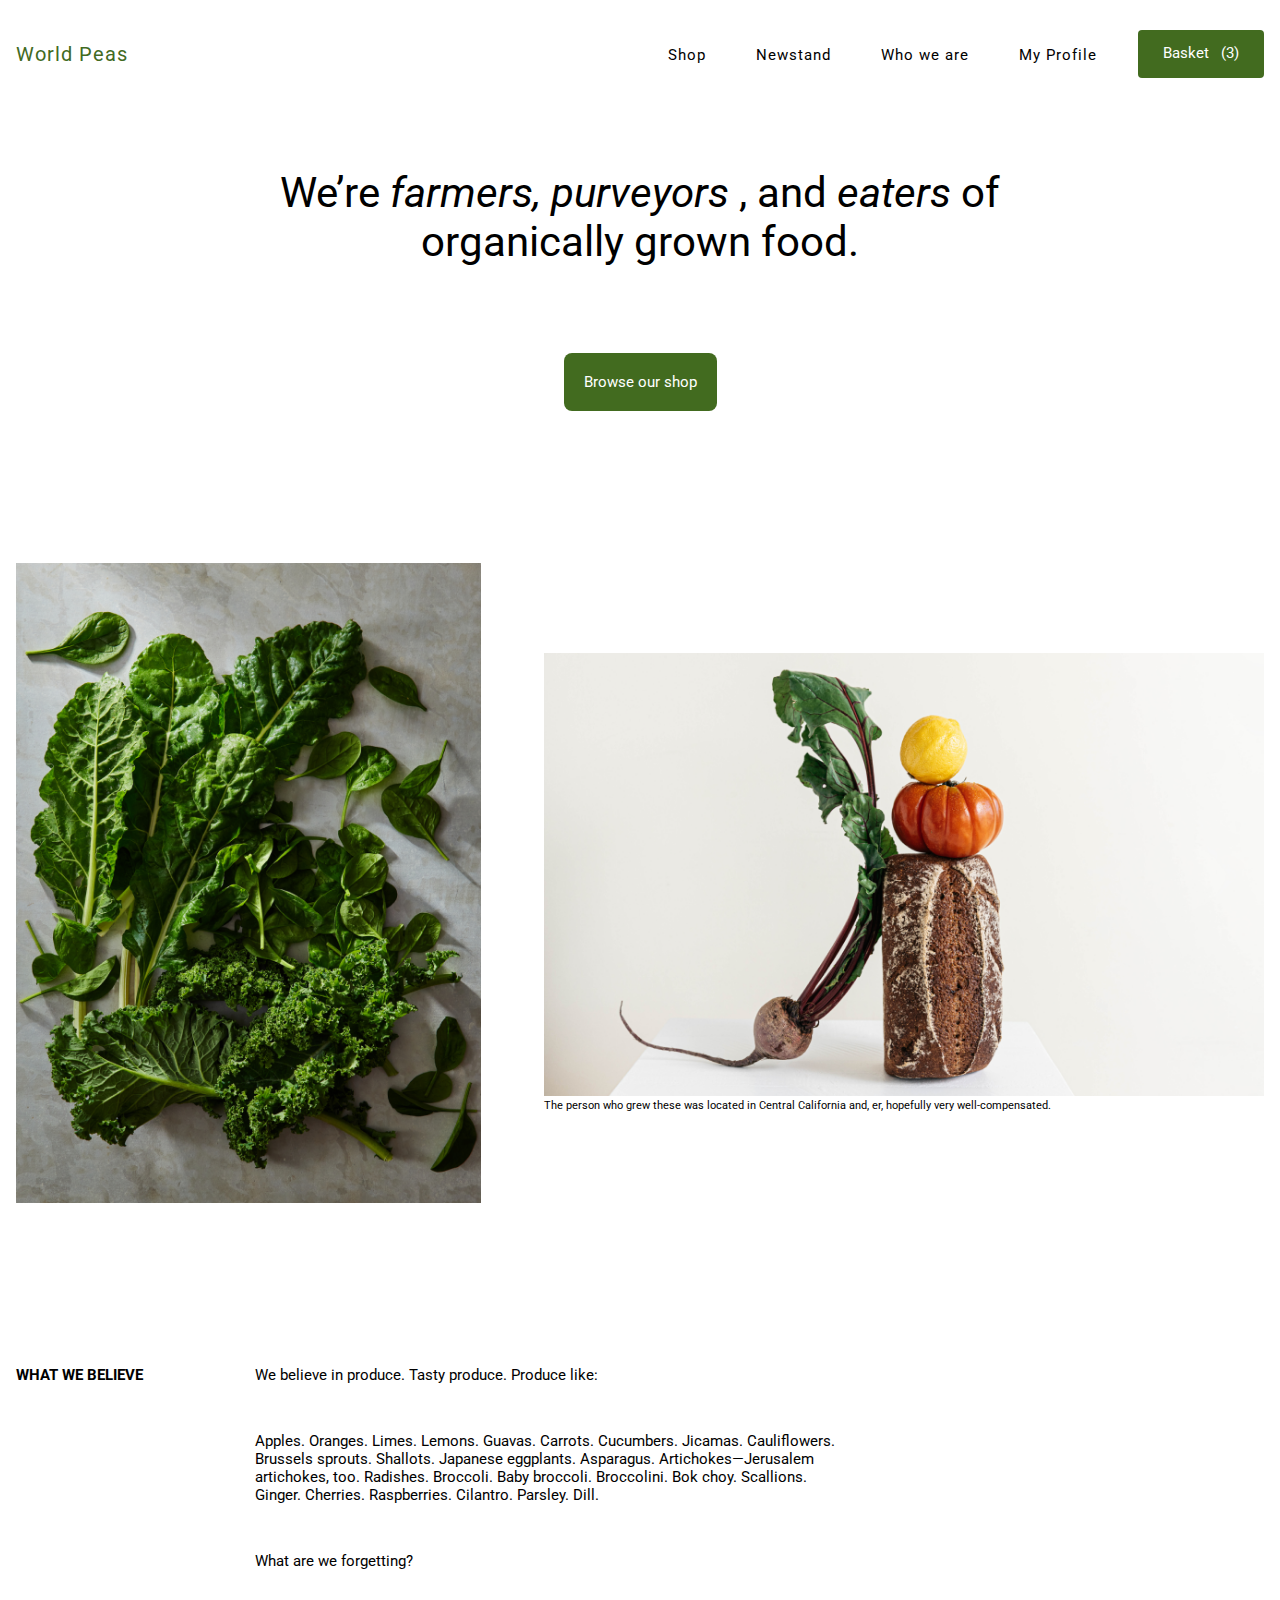
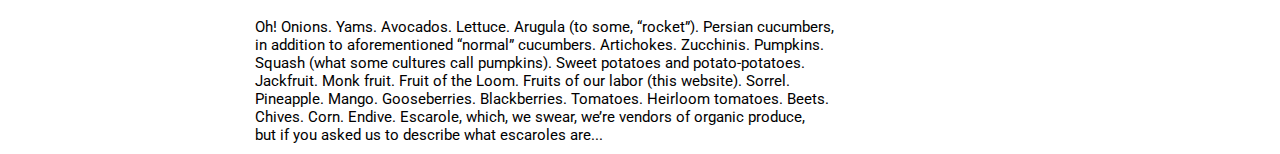
<file: index.html>
<!DOCTYPE html>
<html lang="en">

<head>
    <meta charset="UTF-8">
    <meta name="viewport" content="width=device-width, initial-scale=1.0">
    <title>Document</title>
    <!-- Linking Google fonts  -->
    <link rel="preconnect" href="https://fonts.googleapis.com">
    <link rel="preconnect" href="https://fonts.gstatic.com" crossorigin>
    <link
        href="https://fonts.googleapis.com/css2?family=Roboto:ital,wght@0,100;0,300;0,400;0,500;0,700;0,900;1,100;1,300;1,400;1,500;1,700;1,900&display=swap"
        rel="stylesheet">
    <!------------------------------->
    <link rel="stylesheet" href="css/style.css" />
</head>

<body>

    <!-- Nav Section  -->
    <nav>
        <div class="container">
            <div class="logo"><a href="index.html">World Peas</a></div>
            <div class="menu">
                <ul class="menu-list">
                    <li><a href="product.html">Shop</a></li>
                    <li><a href="">Newstand</a></li>
                    <li><a href="">Who we are</a></li>
                    <li><a href="">My Profile</a></li>
                </ul>
            </div>
            <div class="link-basket">
                <a href="basket.html">Basket &nbsp (3)</a>
            </div>


        </div>


    </nav>
    <!-- Header Section  -->
    <header>
        <div class="container">
            <div class="main-header-text">
                We’re <i>farmers, purveyors</i> , and <i>eaters</i> of</br>
                organically grown food.
            </div>
            <div class="browse-button">
                <a href="product.html">Browse our shop</a>
            </div>
        </div>
    </header>

    <!-- Image Section  -->

    <section class="gallary">
        <div class="container">
            <div class="gallary-image-main">
                <img src="images/home_image_1.png" alt="" />
            </div>
            <div class="gallary-image-second">
                <img src="images/home_image_2.png" alt="" />
                <p>The person who grew these was located in Central California and, er, hopefully very well-compensated.
                </p>
            </div>

        </div>

    </section>

    <!-- Description Section  -->

    <section class="description">
        <div class="container">
            <div class="column-one">
                WHAT WE BELIEVE
            </div>
            <div class="column-two">
                <div class="text-line-one">
                    We believe in produce. Tasty produce. Produce like:
                </div>
                <div class="text-line-two">
                    Apples. Oranges. Limes. Lemons. Guavas. Carrots. Cucumbers. Jicamas. Cauliflowers.</br> Brussels sprouts.
                    Shallots. Japanese eggplants. Asparagus. Artichokes—Jerusalem</br> artichokes, too. Radishes. Broccoli.
                    Baby broccoli. Broccolini. Bok choy. Scallions.</br> Ginger. Cherries. Raspberries. Cilantro. Parsley.
                    Dill.
                </div>
                <div class="text-line-three">
                    What are we forgetting?
                </div>
                <div class="text-line-four">
                    Oh! Onions. Yams. Avocados. Lettuce. Arugula (to some, “rocket”). Persian cucumbers,</br> in addition to
                    aforementioned “normal” cucumbers. Artichokes. Zucchinis. Pumpkins.</br> Squash (what some cultures call
                    pumpkins). Sweet potatoes and potato-potatoes.</br> Jackfruit. Monk fruit. Fruit of the Loom. Fruits of
                    our labor (this website). Sorrel.</br> Pineapple. Mango. Gooseberries. Blackberries. Tomatoes. Heirloom
                    tomatoes. Beets.</br> Chives. Corn. Endive. Escarole, which, we swear, we’re vendors of organic produce,</br>
                    but if you asked us to describe what escaroles are...
                </div>

            </div>
        </div>

    </section>

</body>

</html>
</file>
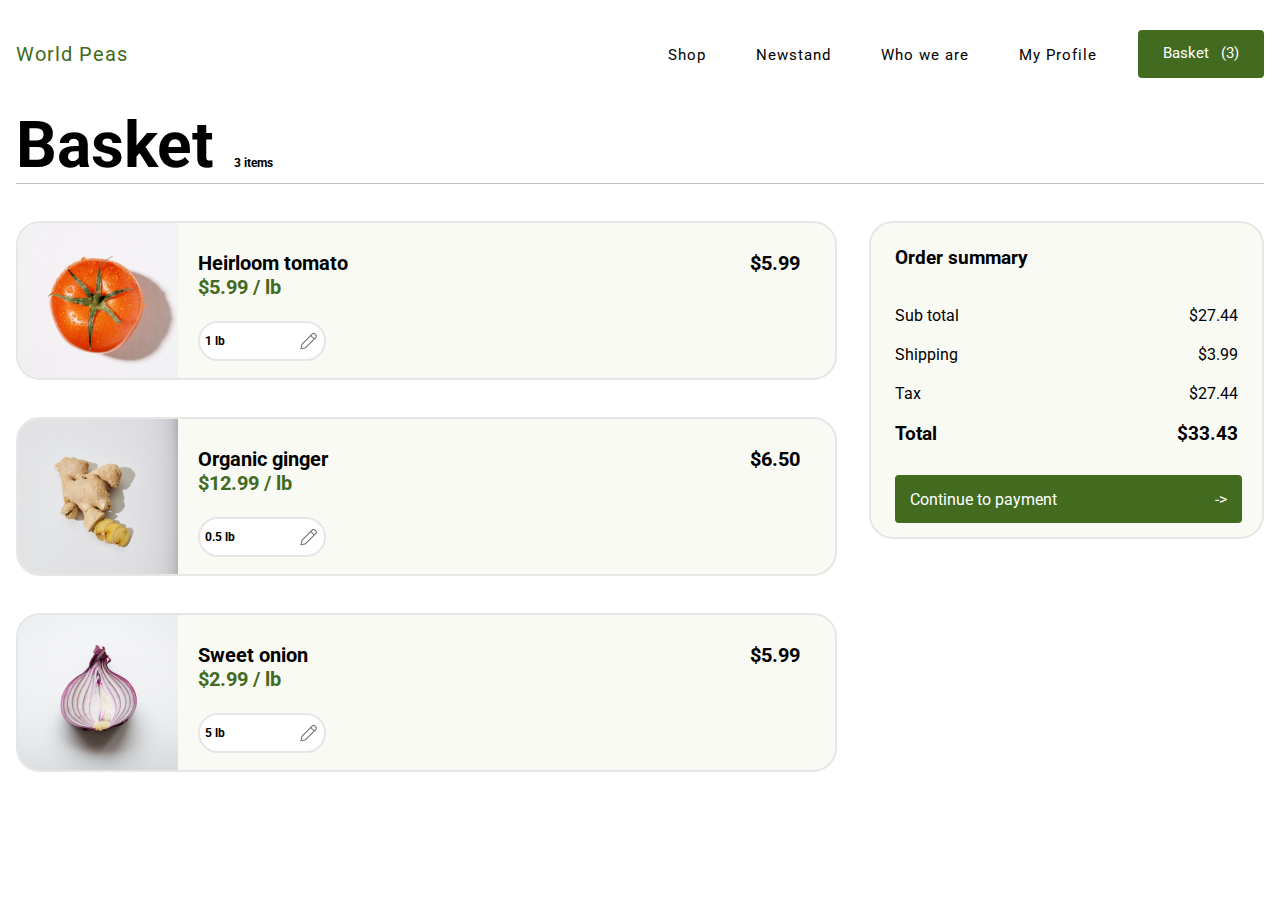
<file: basket.html>
<!DOCTYPE html>
<html lang="en">

<head>
    <meta charset="UTF-8">
    <meta name="viewport" content="width=device-width, initial-scale=1.0">
    <title>Document</title>
    <!-- Linking Google fonts  -->
    <link rel="preconnect" href="https://fonts.googleapis.com">
    <link rel="preconnect" href="https://fonts.gstatic.com" crossorigin>
    <link
        href="https://fonts.googleapis.com/css2?family=Roboto:ital,wght@0,100;0,300;0,400;0,500;0,700;0,900;1,100;1,300;1,400;1,500;1,700;1,900&display=swap"
        rel="stylesheet">
    <!------------------------------->
    <link rel="stylesheet" href="css/style.css" />
</head>

<body>

    <!-- Nav Section  -->
    <nav>
        <div class="container">
            <div class="logo"><a href="index.html">World Peas</a></div>
            <div class="menu">
                <ul class="menu-list">
                    <li><a href="product.html">Shop</a></li>
                    <li><a href="">Newstand</a></li>
                    <li><a href="">Who we are</a></li>
                    <li><a href="">My Profile</a></li>
                </ul>
            </div>
            <div class="link-basket">
                <a href="">Basket &nbsp (3)</a>
            </div>


        </div>


    </nav>

    <!-- Header Section  -->
    <section class="product-main-header">
        <div class="container">
            <div class="product-header">
                <h2>Basket</h2>
                <h3>3 items</h3>
            </div>

        </div>


    </section>

    <!-- Basket Items List Section  -->

    <section class="basket-item-list">
        <div class="container">

            <div class="items">

                <div class="item">
                    <div class="item-image-desc-wrapper">
                        <div class="item-image">
                            <img src="images/item_1.png" alt="" />
                        </div>
                        <div class="item-description">
                            <div>
                                <h3>Heirloom tomato</h3>
                                <h4>$5.99 / lb</h4>
                            </div>
                            <div class="editable-amount">
                                <p>1 lb</p>
                                <img src="images/edit_icon.png" alt="" />

                            </div>

                        </div>
                    </div>
                    <div class="price">
                        <h3>$5.99</h3>
                    </div>
                </div>


                <div class="item margin-from-top">
                    <div class="item-image-desc-wrapper">
                        <div class="item-image">
                            <img src="images/item_2.png" alt="" />
                        </div>
                        <div class="item-description">
                            <h3>Organic ginger</h3>
                            <h4>$12.99 / lb</h4>
                            <div class="editable-amount">
                                <p>0.5 lb</p>
                                <img src="images/edit_icon.png" alt="" />

                            </div>

                        </div>
                    </div>
                    <div class="price">
                        <h3>$6.50</h3>
                    </div>


                </div>

                <div class="item margin-from-top">
                    <div class="item-image-desc-wrapper">
                        <div class="item-image">
                            <img src="images/item_3.png" alt="" />
                        </div>
                        <div class="item-description">
                            <h3>Sweet onion</h3>
                            <h4>$2.99 / lb</h4>
                            <div class="editable-amount">
                                <p>5 lb</p>
                                <img src="images/edit_icon.png" alt="" />

                            </div>

                        </div>
                    </div>
                    <div class="price">
                        <h3>$5.99</h3>
                    </div>


                </div>







            </div>
            <div class="order-summary">
                <h3>Order summary</h3>
                <div class="total-wrapper margin-from-the-top-37">
                    <div class="sub-total">Sub total</div>
                    <div class="value">$27.44</div>
                </div>
                <div class="total-wrapper margin-from-the-top-20">
                    <div class="sub-total">Shipping</div>
                    <div class="value">$3.99</div>
                </div>
                <div class="total-wrapper margin-from-the-top-20">
                    <div class="sub-total">Tax</div>
                    <div class="value">$27.44</div>
                </div>
                <div class="total-wrapper margin-from-the-top-20">
                    <div class="sub-total">
                        <h3>Total</h3>
                    </div>
                    <div class="value">
                        <h3>$33.43</h3>
                    </div>
                </div>
                <div class="payment-wrapper">

                    <a href="#">Continue to payment</a>
                    <a href="#">-></a>
                </div>

            </div>
        </div>
    </section>



</body>

</html>
</file>
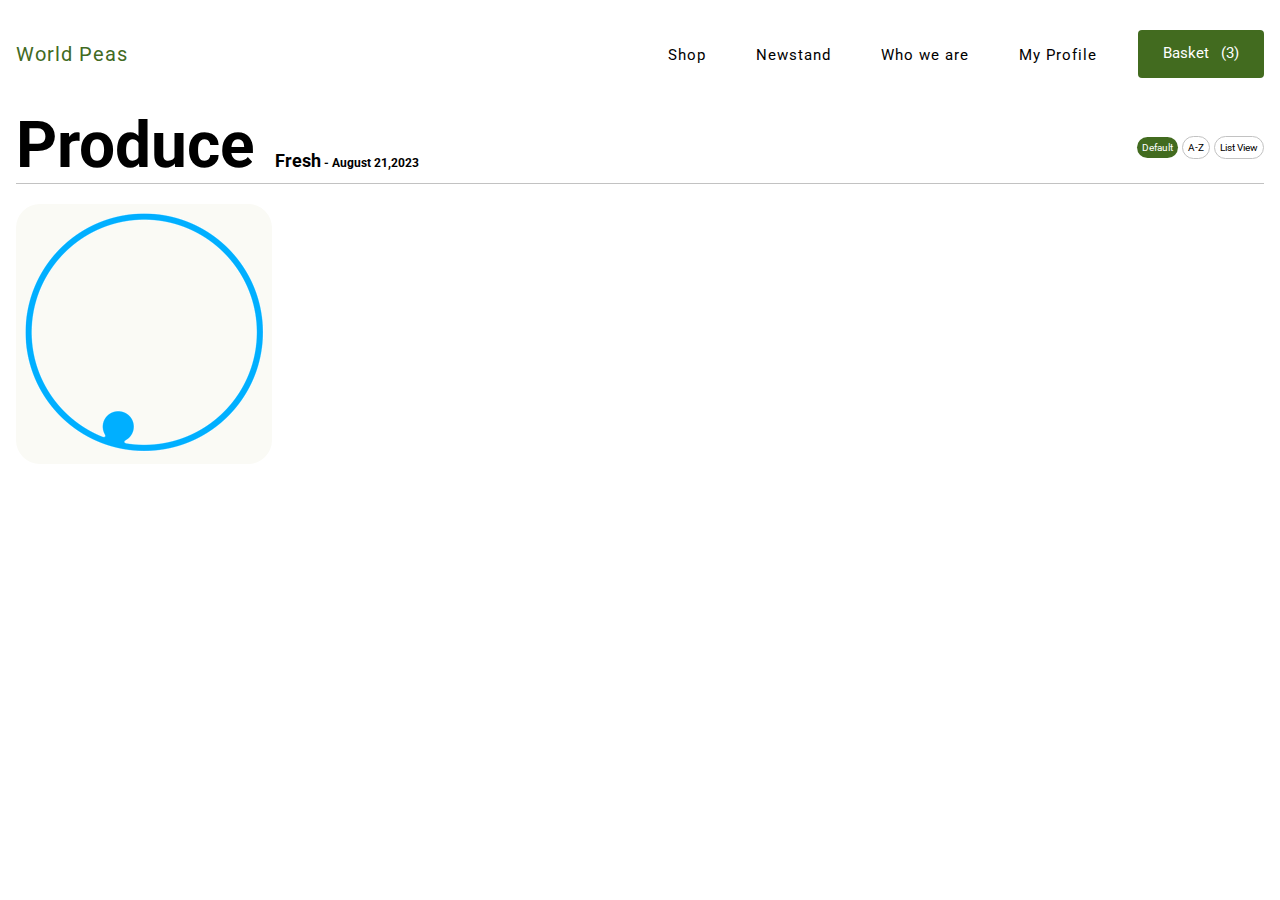
<file: product.html>
<!DOCTYPE html>
<html lang="en">

<head>
    <meta charset="UTF-8">
    <meta name="viewport" content="width=device-width, initial-scale=1.0">
    <title>Document</title>
    <!-- Linking Google fonts  -->
    <link rel="preconnect" href="https://fonts.googleapis.com">
    <link rel="preconnect" href="https://fonts.gstatic.com" crossorigin>
    <link
        href="https://fonts.googleapis.com/css2?family=Roboto:ital,wght@0,100;0,300;0,400;0,500;0,700;0,900;1,100;1,300;1,400;1,500;1,700;1,900&display=swap"
        rel="stylesheet">
    <!------------------------------->
    <link rel="stylesheet" href="css/style.css" />
</head>

<body>

    <!-- Nav Section  -->
    <nav>
        <div class="container">
            <div class="logo"><a href="index.html">World Peas</a></div>
            <div class="menu">
                <ul class="menu-list">
                    <li><a href="">Shop</a></li>
                    <li><a href="">Newstand</a></li>
                    <li><a href="">Who we are</a></li>
                    <li><a href="">My Profile</a></li>
                </ul>
            </div>
            <div class="link-basket">
                <a href="basket.html">Basket &nbsp (3)</a>
            </div>


        </div>


    </nav>

    <!-- Header Section  -->
    <section class="product-main-header">
        <div class="container">
            <div class="product-header">
                <h2>Produce</h2>
                <h3><span>Fresh</span> - August 21,2023 </h3>
            </div>
            <div class="product-btn-list">
                <a class="btn-anchor product-btn-one" href="#">Default</a>
                <a class="btn-anchor-non-default product-btn-two" href="#">A-Z</a>
                <a class="btn-anchor-non-default product-btn-three" href="#">List View</a>
            </div>

        </div>


    </section>

    <!-- Item List  -->
    <section class="item-list">
        <div id="container" class="container">
            <div class="loading">
                <img src="images/loading.gif">
            </div>

            
                
           

        </div>
    </section>

 

    <script src="product.js"></script>

</body>

</html>
</file>
<file: css/style.css>
* {

    margin: 0;
    padding: 0;
    box-sizing: border-box;
    font-family: "Roboto", sans-serif;
}

img {
    max-width: 100%;
}

ul,
li {
    list-style: none;
}

a {

    text-decoration: none;
    color: #000000;

}

.btn-anchor {
    background-color: #426B1F;
    color: #FFFFFF;
    border-radius: 20px 20px 20px 20px;
    font-size: 10px;



}

.btn-anchor-non-default {
    color: #000000;
    background-color: #FFFFFF;
    border: solid #C2C2C2 1px;
    font-size: 10px;
    border-radius: 20px 20px;
    padding: 5px 5px;

}



.container {

    max-width: 1248px;
    margin: 0 auto;

}

/* Index page Nav section  */

nav .container {


    background-color: white;
    display: flex;
    justify-content: space-between;
    align-items: center;
    padding: 30px 0px;


}

nav .logo {

    flex-basis: 45%;
}

nav .logo a {

    color: #426B1F;
    font-size: 20px;
    font-weight: 500px;
    font-style: normal;
    letter-spacing: 1px;

}

nav .menu-list {

    display: flex;


}

nav .menu-list li {
    margin-left: 50px;
}

nav .menu-list li a {
    font-size: 15px;
    font-weight: 500px;
    font-style: normal;
    letter-spacing: 1px;

}

nav .link-basket a {
    width: 126px;
    height: 48px;
    background-color: #426B1F;
    border-radius: 4px 4px 4px 4px;
    color: #FFFFFF;
    text-align: center;
    padding-top: 14px;
    font-size: 15px;
    font-style: regular 400;
    display: inline-block;

}

/* Index page Header section  */

header .container {

    display: flex;
    flex-direction: column;
    justify-content: center;
    align-items: center;
    margin-top: 60px;

}

header .container .main-header-text {

    font-size: 42px;
    text-align: center;
    font-weight: regular 400;

}




header .container .browse-button a {
    margin-top: 87px;
    display: inline-block;
    max-width: 227px;
    max-height: 64px;
    background-color: #426B1F;
    border-radius: 8px 8px;
    padding: 20px;
    color: #FFFFFF;
    font-size: 15px;
    font-style: regular 400;
}

/* Index page image Section  */

.gallary .container {

    display: flex;
    margin-top: 152px;
}

.gallary .gallary-image-main {
    max-width: 504px;
    max-height: 693px;


}

.gallary .gallary-image-second {

    margin-left: 63px;
    max-width: 780px;
    max-height: 480px;
    padding-top: 90px;
    font-size: 11px;
    font-style: regular 200;

}

/* Index page Description Section  */

.description .container {

    display: flex;
    margin-top: 159px;
}

.description .container .column-one {

    font-size: 15px;
    font-style: regular 400;
    font-weight: bold;
    flex-basis: 13%;
}

.description .container .column-two {

    font-size: 15px;
    font-style: regular 400;
    margin-left: 77px;
}

.description .container .column-two .text-line-two {

    margin-top: 48px;
}

.description .container .column-two .text-line-three {

    margin-top: 48px;
}

.description .container .column-two .text-line-four {

    margin-top: 48px;
    margin-bottom: 10px;
}

/* Product page Header Section  */

.product-main-header .container {

    display: flex;
    justify-content: space-between;
    align-items: center;
    border-bottom: solid 1px #C2C2C2;

}

.product-main-header .product-header {
    display: flex;
    align-items: baseline;

}

.product-main-header .product-header h2 {

    font-size: 64px;
    color: #000000;
}

.product-main-header .product-header h3 {
    font-size: 12px;
    padding-left: 20px;
}

.product-main-header .product-header h3 span {
    font-size: 18px;


}


.product-main-header .product-btn-list .product-btn-one {
    width: 88px;
    height: 40px;
    padding: 5px 5px;



}

.product-main-header .product-btn-list .product-btn-two {

    width: 62px;
    height: 40px;

}

.product-main-header .product-btn-list .product-btn-three {
    width: 101px;
    height: 40px;


}

/* Product page Items Section  */

.item-list .container {
    margin-top: 20px;
    display: flex;
    
    flex-wrap: wrap;
}

.item-list .item {
    border-radius: 24px 24px;
    background-color: #FAFAF5;
    max-width: 395px;
    max-height: auto;
    overflow: hidden;


}

.item-list .loading {
    border-radius: 24px 24px;
    background-color: #FAFAF5;
    max-width: 395px;
    max-height: auto;
    overflow: hidden;


}

.item-list .item .item-img img {
    /*width: 100%; */
    max-width: 395px;
    max-height: 296px;

}

.item-list .item-text {

    margin-top: 26px;
    margin-left: 20px;

}

.item-list .item-text h2 {
    font-size: 20px;
}

.item-list .item-text h3 {
    color: #426B1F;
    margin-bottom: 22px;
    font-size: 20px;
}



.item-list .item-text h4 {
    font-size: 16px;
    color: #6D6D6D;
}

.margin-from-left {

    margin-left: 45px;

}
.margin-from-bottom{
    margin-bottom: 45px;
}


/* Basket page  */


.basket-item-list .container {

    display: flex;
    justify-content: space-between;
    margin-top: 37px;
}



.basket-item-list .container .items {

    display: flex;
    flex-direction: column;

}

.margin-from-top {
    margin-top: 37px;



}





.basket-item-list .item {

    border-radius: 24px;
    border: solid 2px #E6E6E6;
    overflow: hidden;
    width: 821px;
    height: 159px;
    background-color: #FAFAF5;
    display: flex;
    justify-content: space-between;

}

.basket-item-list .item .item-image-desc-wrapper {

    display: flex;

}

.basket-item-list .item .price {

    width: 57px;
    height: 26px;
    background-color: #FAFAF5;
    margin-top: 28px;
    font-size: 20px;
    margin-right: 28px;


}


.basket-item-list .item h3 {

    font-size: 20px;
}

.basket-item-list .item h4 {

    font-size: 20px;
    color: #426B1F;
    margin-bottom: 22px;

}

.basket-item-list .item .editable-amount {

    width: 128px;
    height: 40px;
    background-color: #FFFFFF;
    border-radius: 20px;
    border: solid 2px #E6E6E6;
    display: flex;
    justify-content: space-between;
}

.basket-item-list .item .item-description {

    margin-left: 20px;
    padding-top: 28px;
    padding-bottom: 28px;
}

.basket-item-list .item .item-description .editable-amount {
    display: flex;
    justify-content: space-between;
    align-items: center;
    padding-left: 5px;
    font-size: 12px;
    font-weight: bold;

}

.basket-item-list .container .order-summary {


    width: 395px;
    height: 318px;
    background-color: #FAFAF5;
    border-radius: 24px;
    border: solid 2px #E6E6E6;
    padding: 24px;
}

.basket-item-list .container .order-summary .total-wrapper {
    display: flex;
    justify-content: space-between;


}

.margin-from-the-top-37 {
    margin-top: 37px;
}


.margin-from-the-top-20 {

    margin-top: 20px;
}

.basket-item-list .container .order-summary .payment-wrapper {

    display: flex;
    justify-content: space-between;
    width: 347px;
    height: 48px;
    background-color: #426B1F;
    margin-top: 30px;
    border-radius: 4px;
    color: #FFFFFF;
    padding-left: 15px;
    padding-top: 15px;
    padding-right: 15px;
}

.basket-item-list .container .order-summary .payment-wrapper a {
    color: #FFFFFF;
}

@media (max-width:850px) {

    /* Index page Nav Section  */
    nav {

        height: auto;
    }

    nav .container {

        display: flex;
        flex-direction: column;
        align-items: center;
        gap: 20px;


    }

    nav .menu-list {

        display: flex;
        flex-direction: column;
        align-items: center;


    }

    nav .menu-list li {
        margin-left: 0px;
    }

    /* Index page Header Section  */



    header .container .main-header-text {

        font-size: 22px;


    }

    header .container .browse-button a {
        margin-top: 10px;
    }

    /* Index page Image Section  */

    .gallary .container {

        display: flex;
        flex-direction: column;
        align-items: center;
        gap:5px;
    }


    .gallary .gallary-image-second {

        margin-left: 0px;
        padding-top: 0px;

    }

    /* Index page Description Section  */

    .description .container {

        display: flex;
        flex-direction: column;
        align-items: center;
        gap: 10px;
    }

    .description .container .column-two {



        margin-left: 2px;
    }


    /* Product page Header Section  */

    .product-main-header .container {

        display: flex;
        flex-direction: column;
        align-items: center;
        height: auto;
        padding-bottom: 10px;
        gap: 4px;
    }

    .product-main-header .product-header {

        display: flex;
        flex-direction: column;
        align-items: center;
    }



    .product-main-header .product-header h3 {

        padding-left: 0px;
    }


    /* Product page Items Section  */

    .item-list .container {
        margin-top: 20px;
        display: flex;
        flex-direction: column;
        align-items: center;

    }

    .item-list .item {
        /* max-width: 300px;  */

        width: 100%;

       
    }


    .margin-from-left {

        margin-left: 0px;
        margin-top: 10px;

    }

    /* Basket page  */


    .basket-item-list .container {

        display: flex;
        flex-direction: column;
        align-items: center;
        margin-top: 37px;
        gap: 10px;
    }

    .basket-item-list .container .items {

        display: flex;
        flex-direction: column;
        align-items: center;
       

    }

    .basket-item-list .item {

        width: 320px;
    }

    .basket-item-list .item h4 {

        margin-bottom: 10px;

    }

    .basket-item-list .container .order-summary {


        width: 320px;
    }

    .basket-item-list .container .order-summary .payment-wrapper {

        width: 275px;
    }










}

@media (max-width:1250px) {

    /* Index page Nav Section  */

    nav {

        height: auto;
    }

    nav .container {

        display: flex;
        flex-direction: column;
        align-items: center;
        gap: 20px;


    }

    nav .menu-list {

        display: flex;
        flex-direction: column;
        align-items: center;


    }

    nav .menu-list li {
        margin-left: 0px;
    }

    /* Index page Header Section  */



    header .container .main-header-text {

        font-size: 22px;


    }

    header .container .browse-button a {
        margin-top: 10px;
    }

    
    /* Index page Image Section  */

    .gallary .container {

        display: flex;
        flex-direction: column;
        align-items: center;
        gap:5px;
    }


    .gallary .gallary-image-second {

        margin-left: 0px;
        padding-top: 0px;

    }

    /* Index page Description Section  */

    .description .container {

        display: flex;
        flex-direction: column;
        align-items: center;
        gap: 10px;
    }

    .description .container .column-two {



        margin-left: 2px;
    }


    /* Basket page Header Section  */
    .product-main-header .container{

        display: flex;
        justify-content: center;

    }

    .product-main-header .product-header{

        display: flex;
        flex-direction: column;
        align-items: center;
        
    }


    .basket-item-list .container {

        display: flex;
        flex-direction: column;
        align-items: center;
        margin-top: 37px;
        gap: 10px;
    }


    /* Product page Header Section  */

    .product-main-header .container {

        display: flex;
        flex-direction: column;
        align-items: center;
        height: auto;
        padding-bottom: 10px;
        gap: 4px;
    }

    .product-main-header .product-header {

        display: flex;
        flex-direction: column;
        align-items: center;
    }



    .product-main-header .product-header h3 {

        padding-left: 0px;
    }



}
</file>
